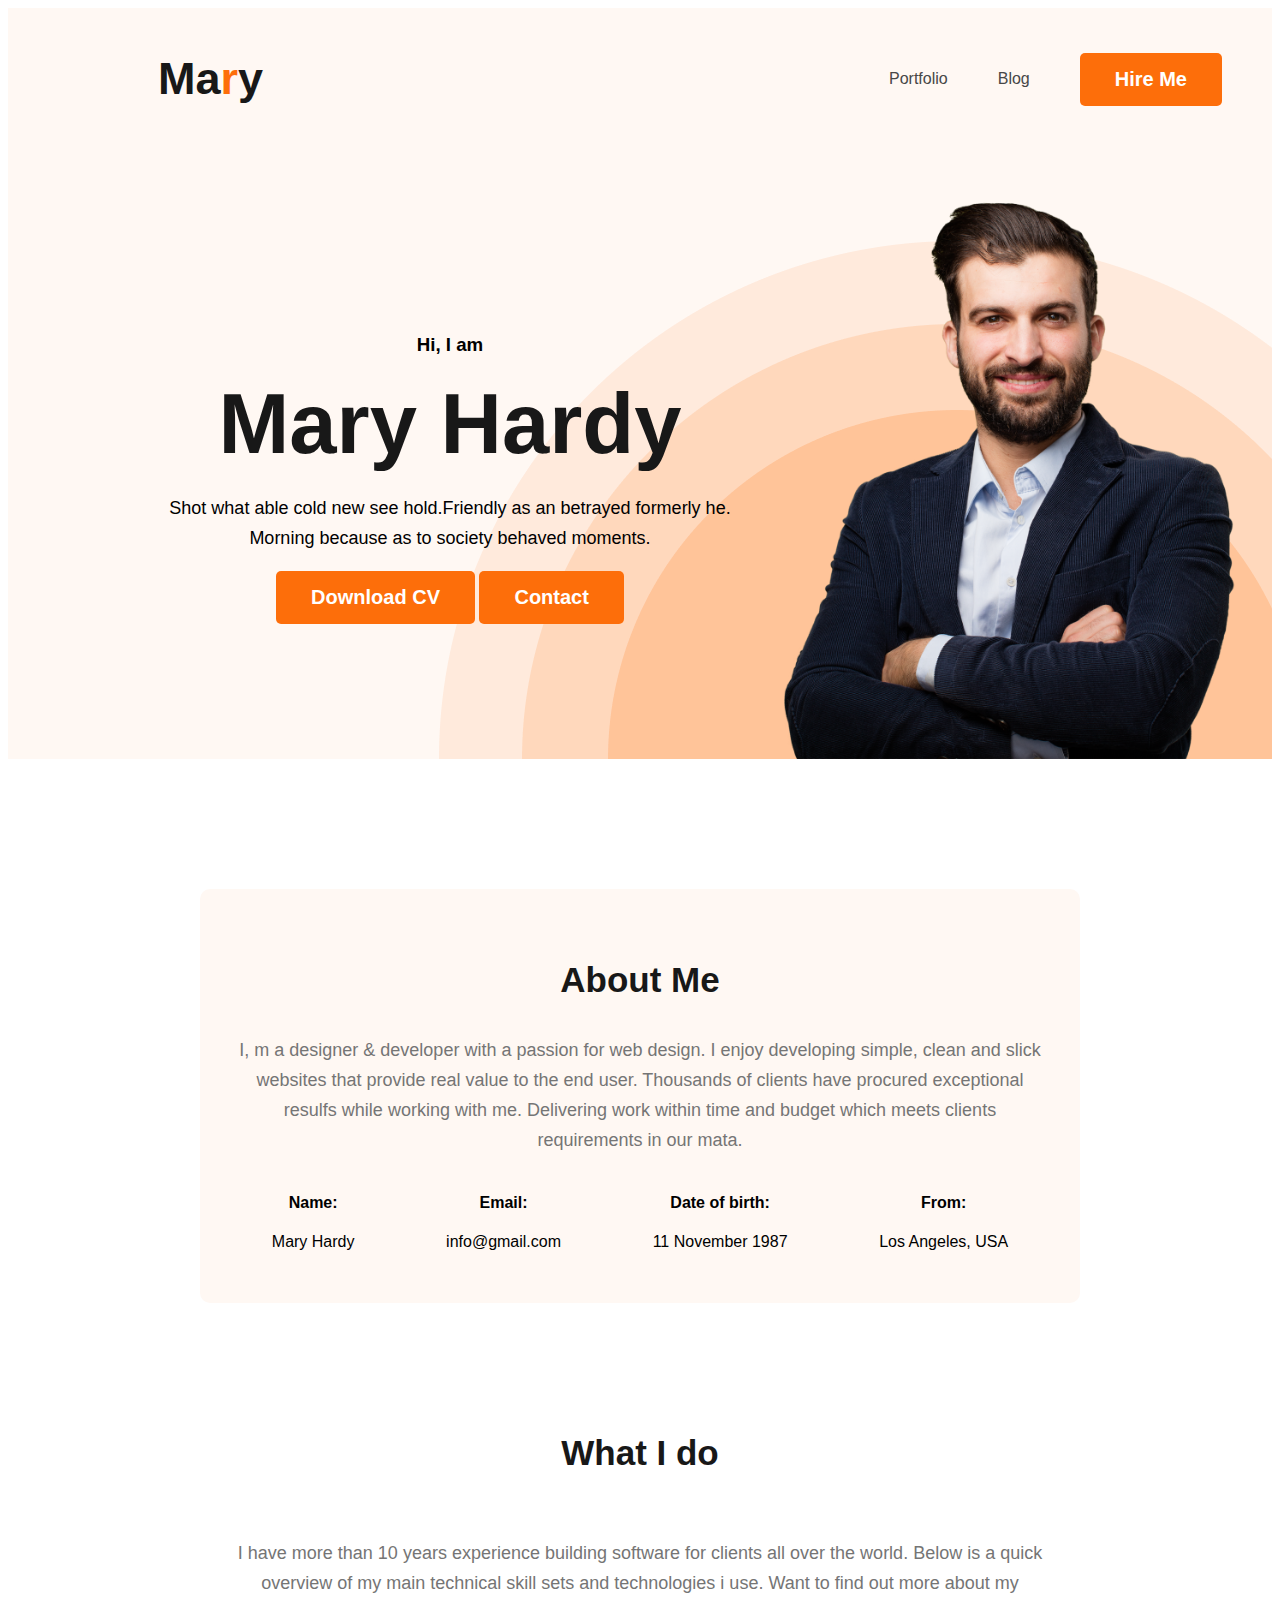
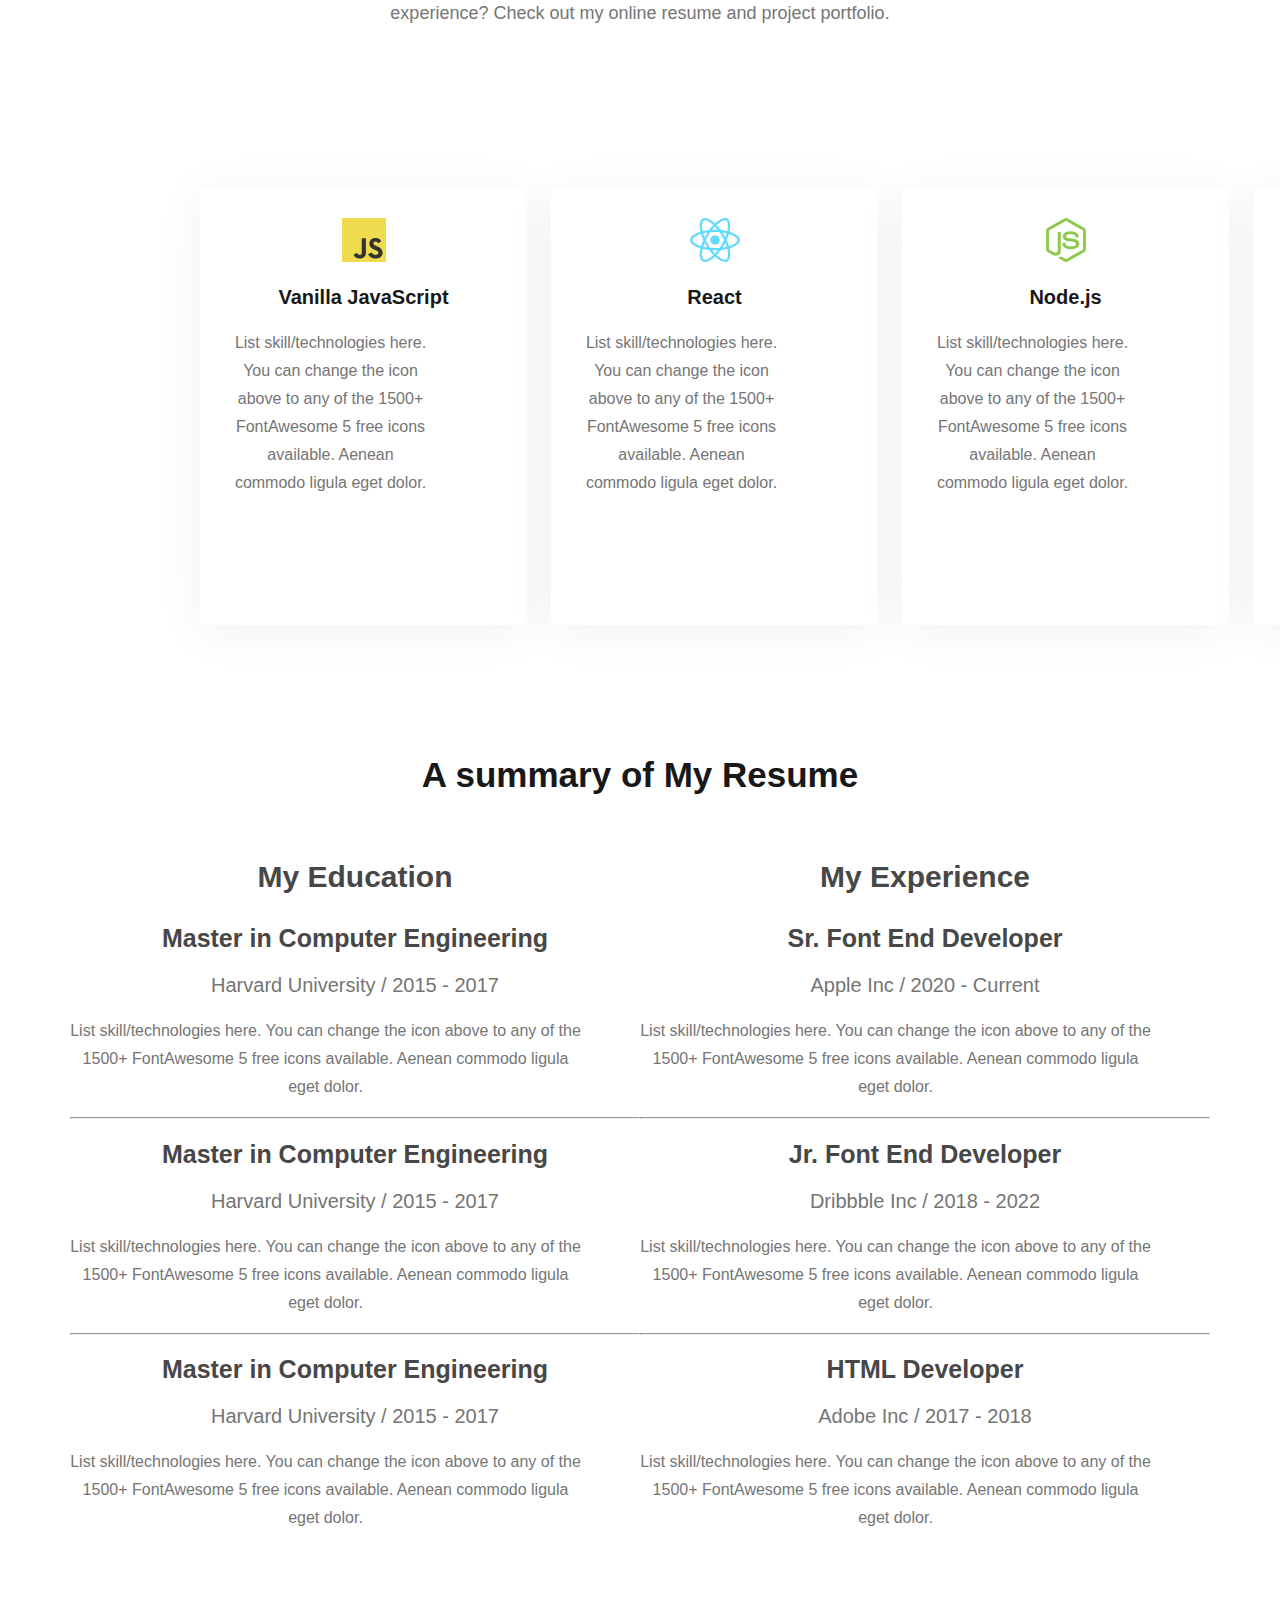
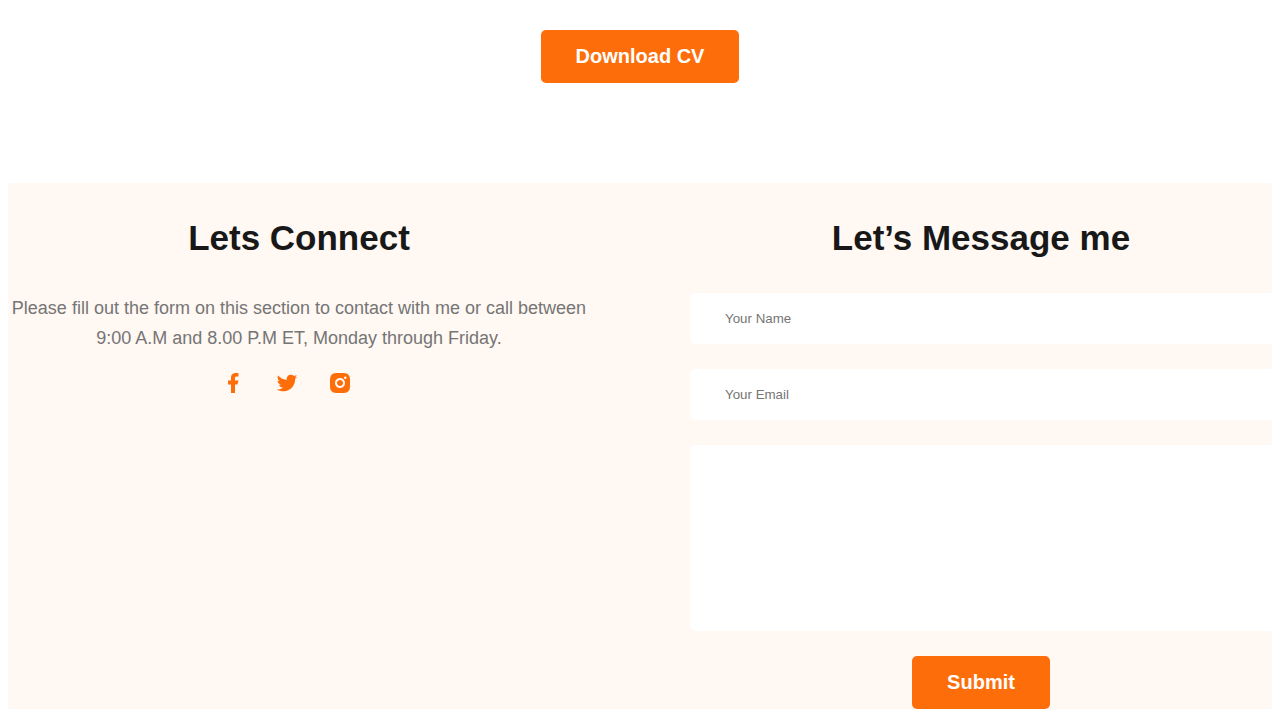
<file: index.html>
<!DOCTYPE html>
<html lang="en">
<head>
    <meta charset="UTF-8">
    <meta name="viewport" content="width=device-width, initial-scale=1.0">
    <title>Document</title>

<link rel="stylesheet" href="Styles/portfolio.css">


</head>
<body>
    <header>
        <header class="header">
            <nav>
                <h3 class="nav-title">Ma<span class="text-primary">r</span>y</h3>
                <ul>
                    <li><a href="Portfolio">Portfolio</a></li>
                    <li><a href="Blog">Blog</a></li>
                    <li> <button class="btn-primary ">Hire Me</button></li>
    
                </ul>
    
            </nav>
            <div class="banner">
                <div class="banner-content">
                    <h3 class="banner-greeting">Hi, I am</h3>
                    <h1 class="banner-title">Mary Hardy</h1>
                    <p class="banner-p">Shot what able cold new see hold.Friendly as an betrayed formerly he. Morning
                        because as to society behaved moments.</p>
    
                    <button class="btn-primary ">Download CV</button>
                    <button class="btn-primary "> Contact</button>
                </div>
                <img class="profile-img" src="images/hardy.png" alt="">
            </div>
    
        </header>
</header>    

<main>

 <!--About SEction-->
 <section class="about">
    <h3 class="section-title">About Me</h3>
    <p class="section-description">I, m a designer & developer with a passion for web design. I enjoy developing
        simple, clean and slick websites that provide real value to the end user. Thousands of clients have
        procured exceptional resulfs while working with me. Delivering work within time and budget which meets
        clients requirements in our mata.</p>

    <div class="about-info-container">

        <div class="about-info">

            <h4 class="info-title">Name: </h4>
            <p class="info-description">
                Mary Hardy
            </p>

        </div>


        <div class="about-info">

            <h4 class="info-title"> Email: </h4>
            <p class="info-description">

                info@gmail.com
            </p>

        </div>


        <div class="about-info">

            <h4 class="info-title"> Date of birth:
            </h4>
            <p class="info-description">
                11 November 1987
            </p>

        </div>



        <div class="about-info">

            <h4 class="info-title"> From: </h4>
            <p class="info-description">

                Los Angeles, USA
            </p>

        </div>

    </div>

</section>



<!--What I do Section-->

<section>
    <h3 class="section-title">What I do</h3>
    <p id="what-description" class="section-description">
        I have more than 10 years experience building software for clients all over the world. Below is a quick
        overview of my main technical skill sets and technologies i use. Want to find out more about my
        experience? Check out my online resume and project portfolio.
    </p>
    <!-- .skill*4>img+h3.skill-title+p.skill-description-->
    <div class="skills-container">
        <div class="skill">
            <img src="images/icons/js.png" alt="">
            <h3 class="skill-title">Vanilla JavaScript</h3>
            <p class="skill-description">List skill/technologies here. You can change the icon above to any of
                the 1500+ FontAwesome 5 free icons available. Aenean commodo ligula eget dolor.</p>
        </div>
        <div class="skill">
            <img src="images/icons/react.png" alt="">
            <h3 class="skill-title">React</h3>
            <p class="skill-description">List skill/technologies here. You can change the icon above to any of
                the 1500+ FontAwesome 5 free icons available. Aenean commodo ligula eget dolor.</p>
        </div>
        <div class="skill">
            <img src="images/icons/nodejs.png" alt="">
            <h3 class="skill-title">Node.js</h3>
            <p class="skill-description">List skill/technologies here. You can change the icon above to any of
                the 1500+ FontAwesome 5 free icons available. Aenean commodo ligula eget dolor.</p>
        </div>
        <div class="skill">
            <img src="images/icons/mongo.png" alt="">
            <h3 class="skill-title">MongoDB</h3>
            <p class="skill-description">List skill/technologies here. You can change the icon above to any of
                the 1500+ FontAwesome 5 free icons available. Aenean commodo ligula eget dolor.</p>
        </div>
    </div>
</section>

<!--Resume section-->

    <Section>
        <h3 class="section-title">A summary of My Resume</h3>
    
        <div id="resume-container">
    
            <div class="resume-column">
     
                <h3  class="resume-column-title"> My Education</h3>
                
                <div class="resume-item">
            
                    <h2 class="resume-item-title">
                        Master in Computer Engineering
                    </h2>
            
                    <h3 class="resume-item-institute"> Harvard University / 2015 - 2017  </h3>
            
                    <p class="resume-item-description">  
                        List skill/technologies here. You can change the icon above 
                        to any of the 1500+ FontAwesome 5 free icons available. Aenean commodo ligula eget dolor.
                    </p>
                </div>
            <hr>
            
                <div class="resume-item">
            
                    <h2 class="resume-item-title">
                        Master in Computer Engineering
                    </h2>
            
                    <h3 class="resume-item-institute"> Harvard University / 2015 - 2017  </h3>
            
                    <p class="resume-item-description">  
                        List skill/technologies here. You can change the icon above 
                        to any of the 1500+ FontAwesome 5 free icons available. Aenean commodo ligula eget dolor.
                    </p>
                </div>
            <hr>
            
                <div class="resume-item">
            
                    <h2 class="resume-item-title">
                        Master in Computer Engineering
                    </h2>
            
                    <h3 class="resume-item-institute"> Harvard University / 2015 - 2017  </h3>
            
                    <p class="resume-item-description">  
                        List skill/technologies here. You can change the icon above 
                        to any of the 1500+ FontAwesome 5 free icons available. Aenean commodo ligula eget dolor.
                    </p>
                </div>
            
            </div>
            
            
            
            <div class="resume-column">
            
                <h3  class="resume-column-title"> My Experience</h3>
            
                <div class="resume-item">
            
                    <h2 class="resume-item-title">
                        Sr. Font End Developer  
                    </h2>
            
                    <h3 class="resume-item-institute">  Apple Inc / 2020 - Current </h3>
            
                    <p class="resume-item-description">  
                        List skill/technologies here. You can change the icon above 
            to any of the 1500+ FontAwesome 5 free icons available. Aenean commodo ligula eget dolor.
                    </p>
                </div>
            
            <hr>
                
                    <div class="resume-item">
                
                        <h2 class="resume-item-title">
                             Jr. Font End Developer
                        </h2>
                
                        <h3 class="resume-item-institute"> Dribbble Inc / 2018 - 2022 </h3>
                
                        <p class="resume-item-description">  
                            List skill/technologies here. You can change the icon above 
            to any of the 1500+ FontAwesome 5 free icons available. Aenean commodo ligula eget dolor.
                        </p>
                    </div>
                
                    <hr>
                        <div class="resume-item">
                    
                            <h2 class="resume-item-title">
                                HTML Developer
                            </h2>
                    
                            <h3 class="resume-item-institute"> Adobe Inc / 2017 - 2018   </h3>
                    
                            <p class="resume-item-description">  
                                List skill/technologies here. You can change the icon above 
            to any of the 1500+ FontAwesome 5 free icons available. Aenean commodo ligula eget dolor.
                            </p>
                            </div>
                            </div>
                              
                        </div>    
                        <button class="btn-primary .btn-primary-d"> Download CV</button>
                        </Section>



</main>

<footer>
    <div class="footer-column">

        <h3 class="section-title">
            Lets Connect
        </h3>
        <p class="section-description">
            Please fill out the form on this section to contact with me or call between 9:00 A.M and 8.00 P.M ET,
            Monday through Friday.
        </p>

        <div class="social-links">
            <a href=""><img src="images/icons/facebook.png" alt=""></a>
            <a href=""><img src="images/icons/twitter.png" alt=""></a>
            <a href=""><img src="images/icons/insta.png" alt=""></a>
        </div>
    </div>
    <div class="footer-column">

        <h3 class="section-title"> Let’s Message me</h3>
       <form action="" class="contact">
<input type="text" placeholder="Your Name">
<input type="email" placeholder="Your Email">
<textarea name="" id="" cols="30" rows="10"> </textarea>
<input class="btn-primary" type="submit" value="Submit" >

       </form>
    </div>
</footer>

</body>
</html>
</file>
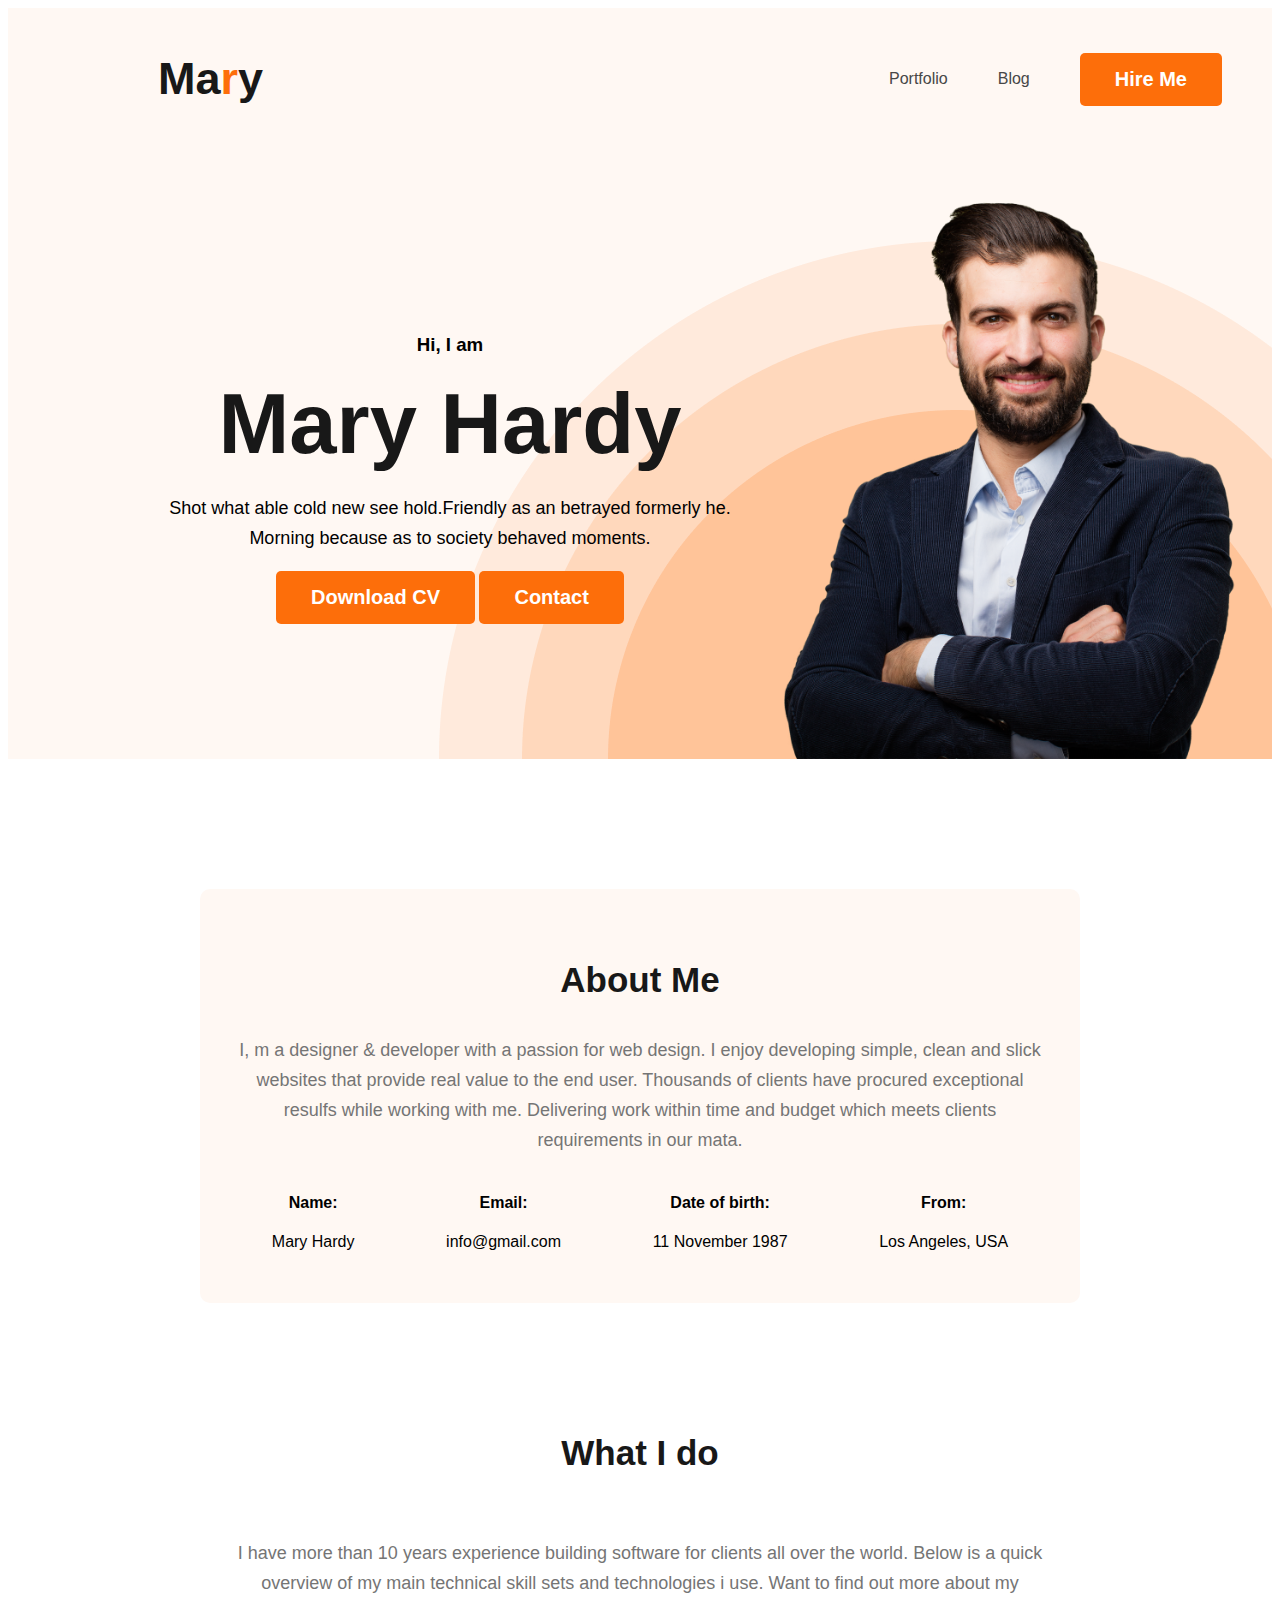
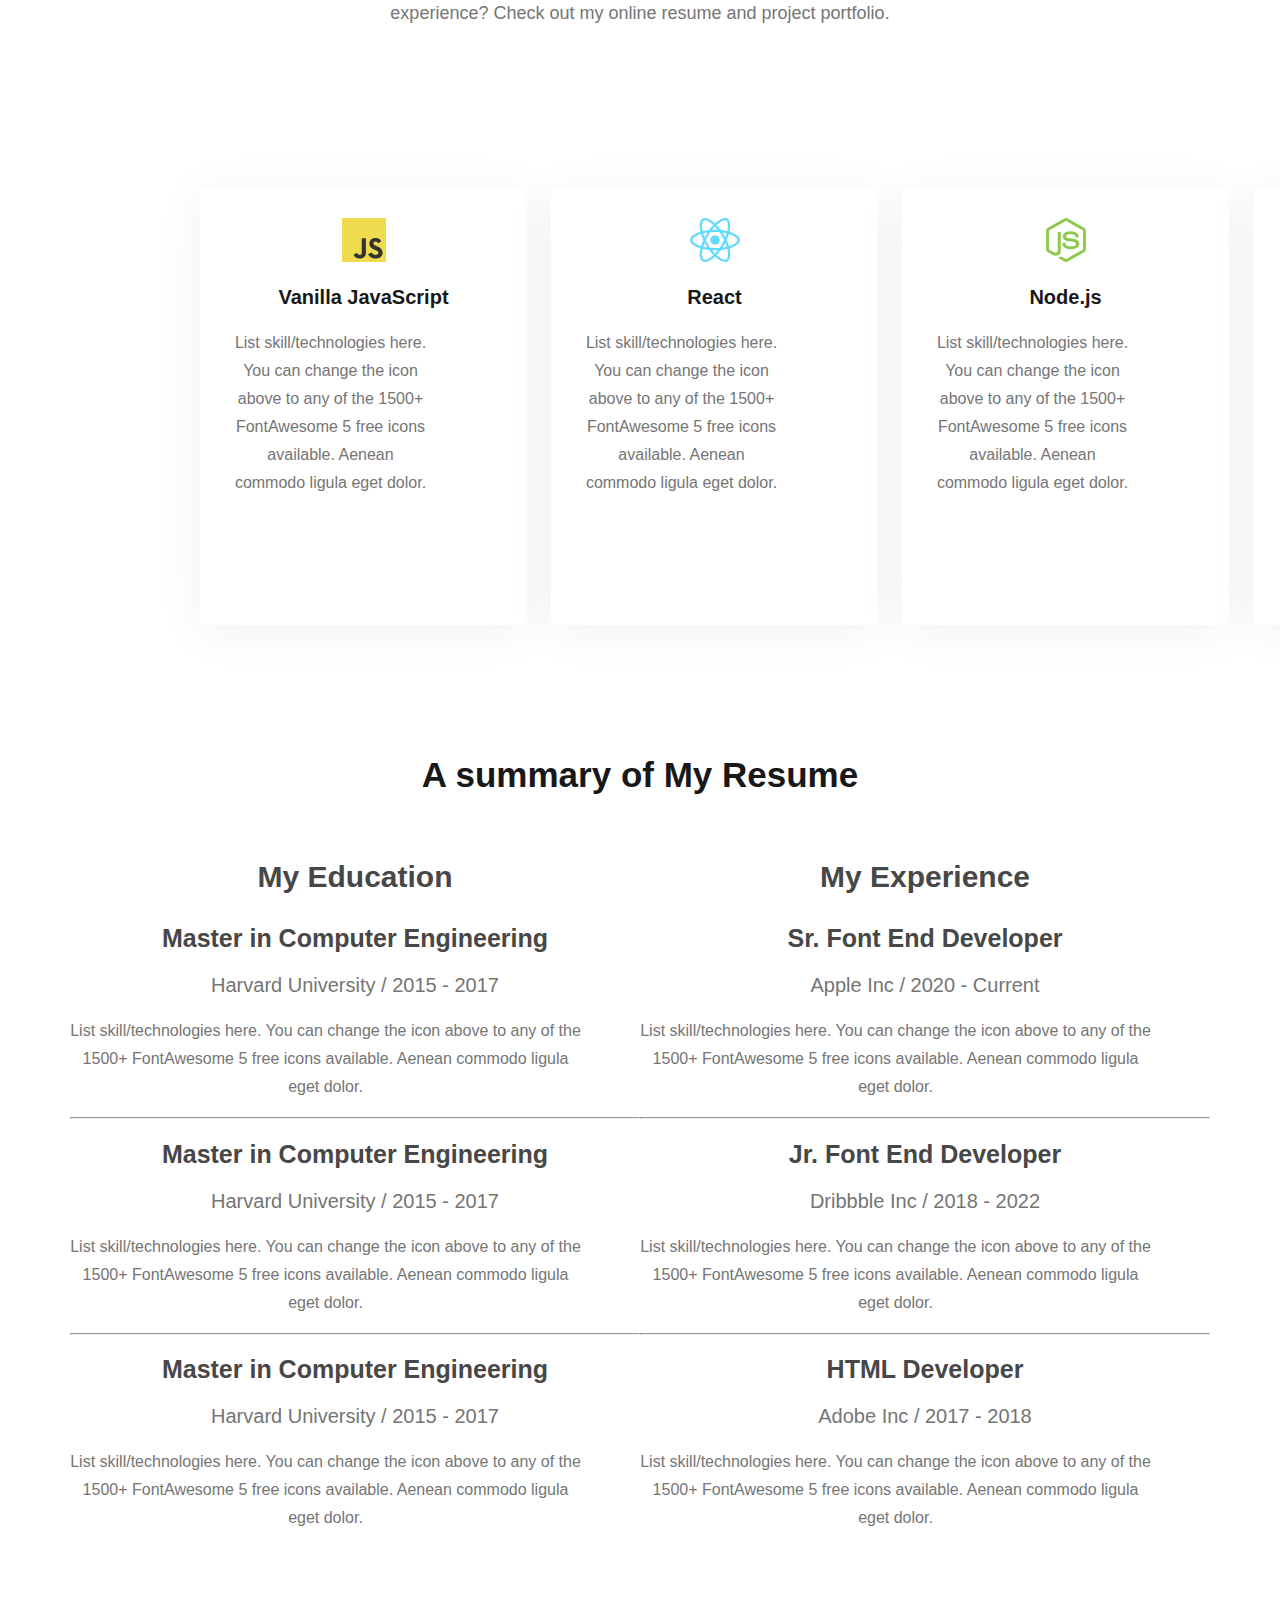
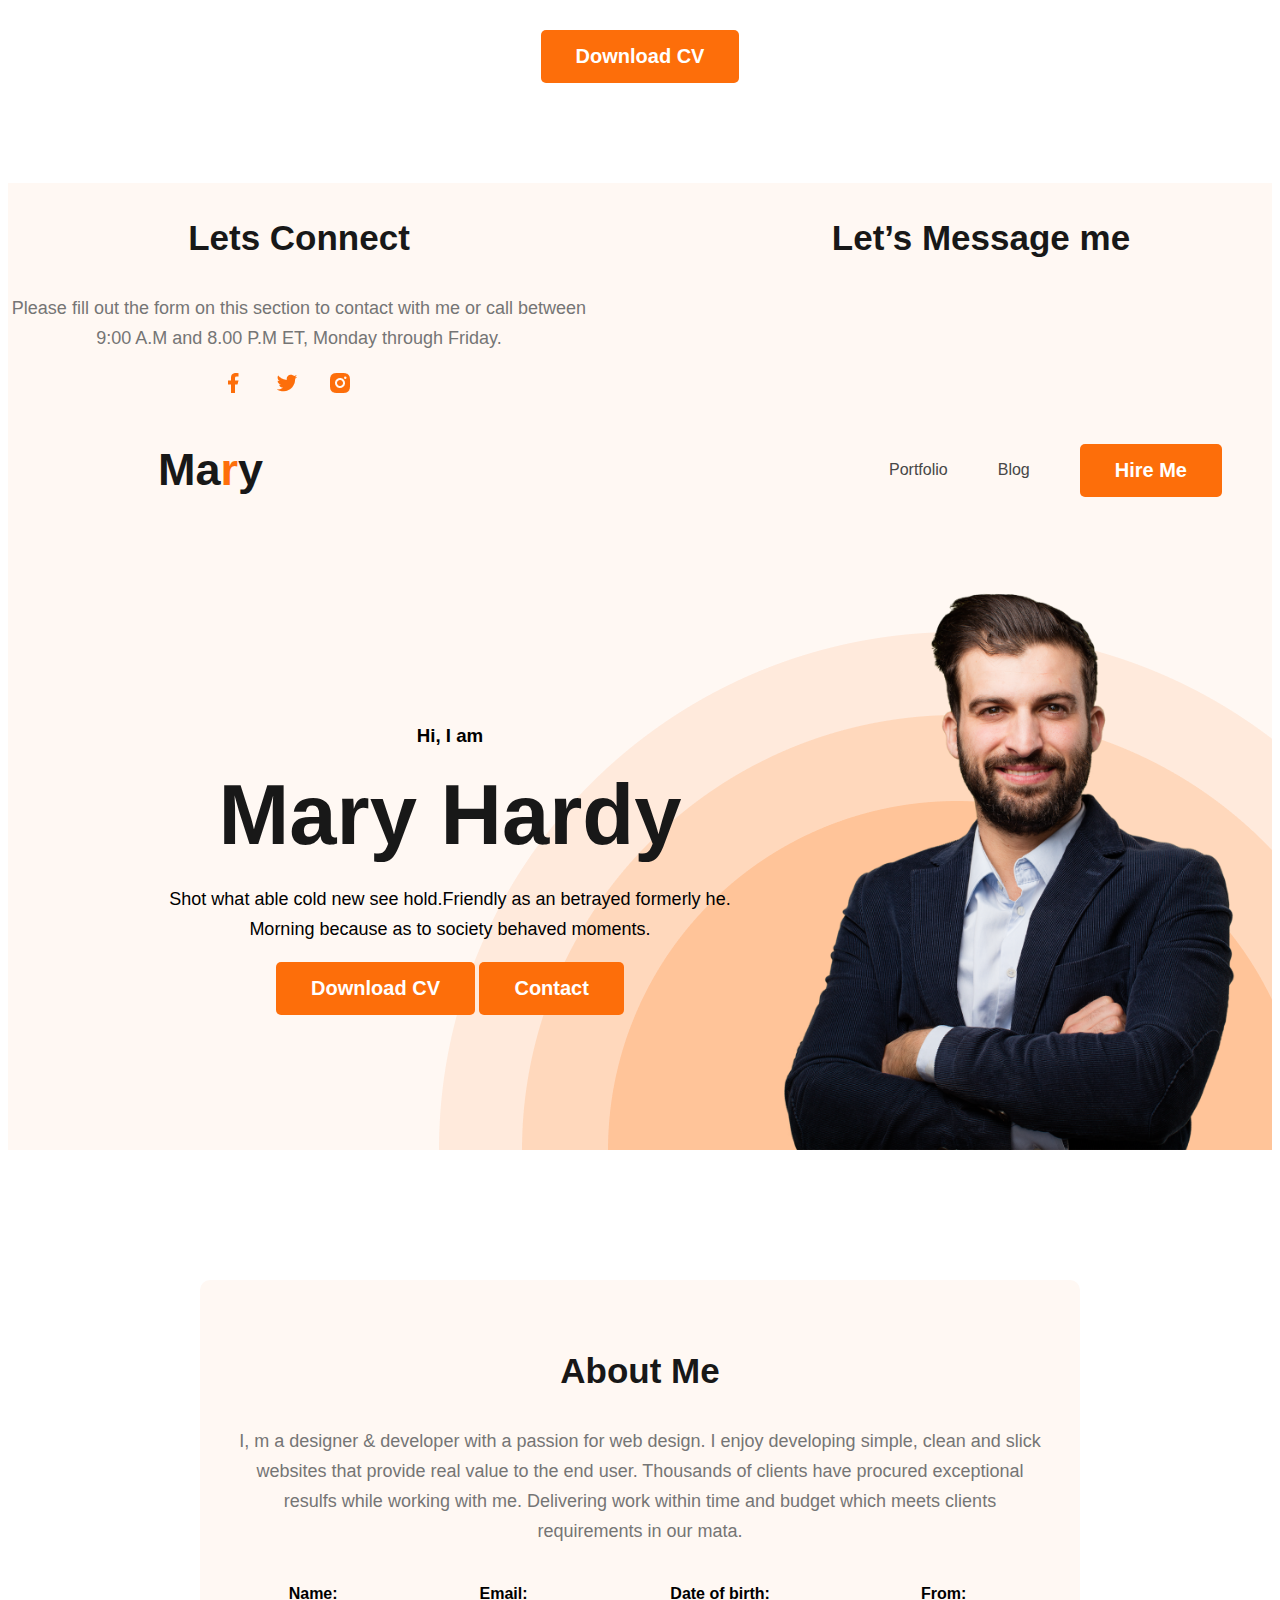
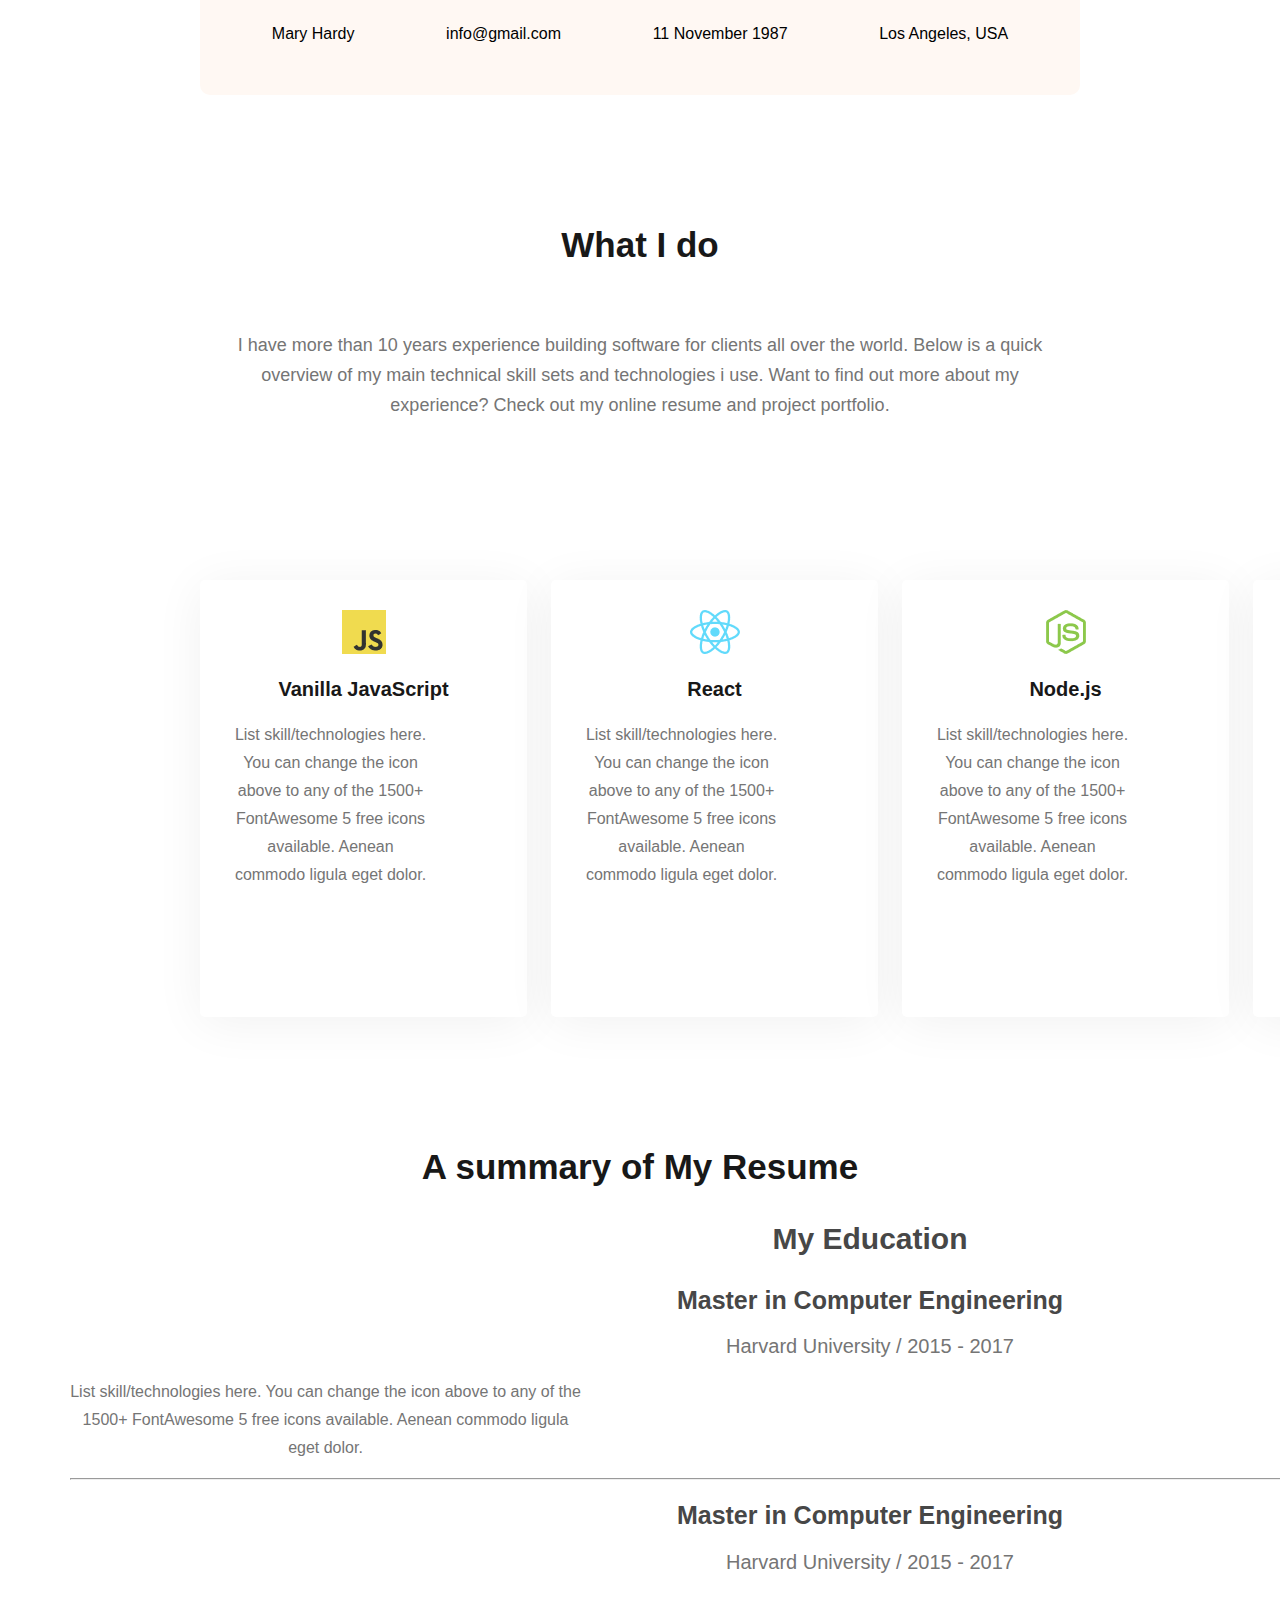
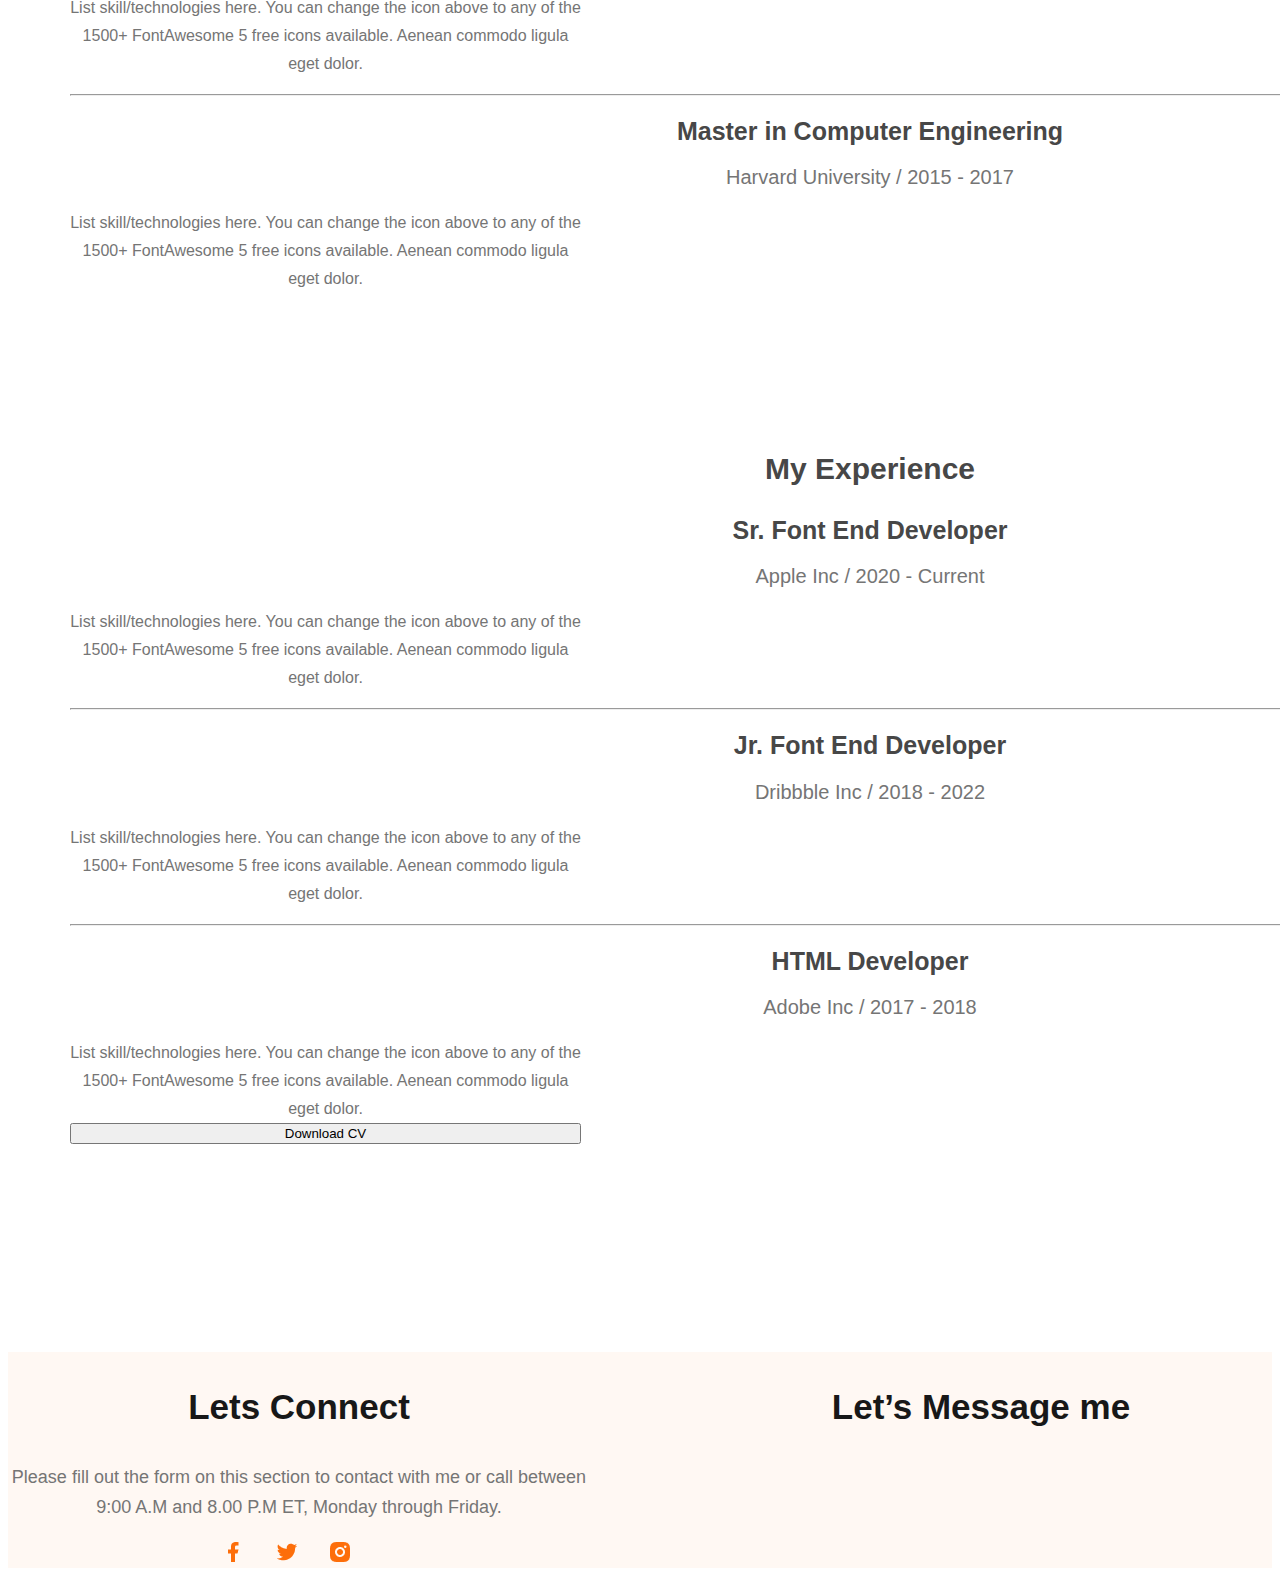
<file: to find error.html>
<!DOCTYPE html>
<html lang="en">
<head>
    <meta charset="UTF-8">
    <meta name="viewport" content="width=device-width, initial-scale=1.0">
    <title>Document</title>

<link rel="stylesheet" href="Styles/portfolio.css">


</head>
<body>
    <header>
        <header class="header">
            <nav>
                <h3 class="nav-title">Ma<span class="text-primary">r</span>y</h3>
                <ul>
                    <li><a href="Portfolio">Portfolio</a></li>
                    <li><a href="Blog">Blog</a></li>
                    <li> <button class="btn-primary ">Hire Me</button></li>
    
                </ul>
    
            </nav>
            <div class="banner">
                <div class="banner-content">
                    <h3 class="banner-greeting">Hi, I am</h3>
                    <h1 class="banner-title">Mary Hardy</h1>
                    <p class="banner-p">Shot what able cold new see hold.Friendly as an betrayed formerly he. Morning
                        because as to society behaved moments.</p>
    
                    <button class="btn-primary ">Download CV</button>
                    <button class="btn-primary "> Contact</button>
                </div>
                <img class="profile-img" src="images/hardy.png" alt="">
            </div>
    
        </header>
</header>    

<main>

 <!--About SEction-->
 <section class="about">
    <h3 class="section-title">About Me</h3>
    <p class="section-description">I, m a designer & developer with a passion for web design. I enjoy developing
        simple, clean and slick websites that provide real value to the end user. Thousands of clients have
        procured exceptional resulfs while working with me. Delivering work within time and budget which meets
        clients requirements in our mata.</p>

    <div class="about-info-container">

        <div class="about-info">

            <h4 class="info-title">Name: </h4>
            <p class="info-description">
                Mary Hardy
            </p>

        </div>


        <div class="about-info">

            <h4 class="info-title"> Email: </h4>
            <p class="info-description">

                info@gmail.com
            </p>

        </div>


        <div class="about-info">

            <h4 class="info-title"> Date of birth:
            </h4>
            <p class="info-description">
                11 November 1987
            </p>

        </div>



        <div class="about-info">

            <h4 class="info-title"> From: </h4>
            <p class="info-description">

                Los Angeles, USA
            </p>

        </div>

    </div>

</section>



<!--What I do Section-->

<section>
    <h3 class="section-title">What I do</h3>
    <p id="what-description" class="section-description">
        I have more than 10 years experience building software for clients all over the world. Below is a quick
        overview of my main technical skill sets and technologies i use. Want to find out more about my
        experience? Check out my online resume and project portfolio.
    </p>
    <!-- .skill*4>img+h3.skill-title+p.skill-description-->
    <div class="skills-container">
        <div class="skill">
            <img src="images/icons/js.png" alt="">
            <h3 class="skill-title">Vanilla JavaScript</h3>
            <p class="skill-description">List skill/technologies here. You can change the icon above to any of
                the 1500+ FontAwesome 5 free icons available. Aenean commodo ligula eget dolor.</p>
        </div>
        <div class="skill">
            <img src="images/icons/react.png" alt="">
            <h3 class="skill-title">React</h3>
            <p class="skill-description">List skill/technologies here. You can change the icon above to any of
                the 1500+ FontAwesome 5 free icons available. Aenean commodo ligula eget dolor.</p>
        </div>
        <div class="skill">
            <img src="images/icons/nodejs.png" alt="">
            <h3 class="skill-title">Node.js</h3>
            <p class="skill-description">List skill/technologies here. You can change the icon above to any of
                the 1500+ FontAwesome 5 free icons available. Aenean commodo ligula eget dolor.</p>
        </div>
        <div class="skill">
            <img src="images/icons/mongo.png" alt="">
            <h3 class="skill-title">MongoDB</h3>
            <p class="skill-description">List skill/technologies here. You can change the icon above to any of
                the 1500+ FontAwesome 5 free icons available. Aenean commodo ligula eget dolor.</p>
        </div>
    </div>
</section>

<!--Resume section-->

    <Section>
        <h3 class="section-title">A summary of My Resume</h3>
    
        <div id="resume-container">
    
            <div class="resume-column">
     
                <h3  class="resume-column-title"> My Education</h3>
                
                <div class="resume-item">
            
                    <h2 class="resume-item-title">
                        Master in Computer Engineering
                    </h2>
            
                    <h3 class="resume-item-institute"> Harvard University / 2015 - 2017  </h3>
            
                    <p class="resume-item-description">  
                        List skill/technologies here. You can change the icon above 
                        to any of the 1500+ FontAwesome 5 free icons available. Aenean commodo ligula eget dolor.
                    </p>
                </div>
            <hr>
            
                <div class="resume-item">
            
                    <h2 class="resume-item-title">
                        Master in Computer Engineering
                    </h2>
            
                    <h3 class="resume-item-institute"> Harvard University / 2015 - 2017  </h3>
            
                    <p class="resume-item-description">  
                        List skill/technologies here. You can change the icon above 
                        to any of the 1500+ FontAwesome 5 free icons available. Aenean commodo ligula eget dolor.
                    </p>
                </div>
            <hr>
            
                <div class="resume-item">
            
                    <h2 class="resume-item-title">
                        Master in Computer Engineering
                    </h2>
            
                    <h3 class="resume-item-institute"> Harvard University / 2015 - 2017  </h3>
            
                    <p class="resume-item-description">  
                        List skill/technologies here. You can change the icon above 
                        to any of the 1500+ FontAwesome 5 free icons available. Aenean commodo ligula eget dolor.
                    </p>
                </div>
            
            </div>
            
            
            
            <div class="resume-column">
            
                <h3  class="resume-column-title"> My Experience</h3>
            
                <div class="resume-item">
            
                    <h2 class="resume-item-title">
                        Sr. Font End Developer  
                    </h2>
            
                    <h3 class="resume-item-institute">  Apple Inc / 2020 - Current </h3>
            
                    <p class="resume-item-description">  
                        List skill/technologies here. You can change the icon above 
            to any of the 1500+ FontAwesome 5 free icons available. Aenean commodo ligula eget dolor.
                    </p>
                </div>
            
            <hr>
                
                    <div class="resume-item">
                
                        <h2 class="resume-item-title">
                             Jr. Font End Developer
                        </h2>
                
                        <h3 class="resume-item-institute"> Dribbble Inc / 2018 - 2022 </h3>
                
                        <p class="resume-item-description">  
                            List skill/technologies here. You can change the icon above 
            to any of the 1500+ FontAwesome 5 free icons available. Aenean commodo ligula eget dolor.
                        </p>
                    </div>
                
                    <hr>
                        <div class="resume-item">
                    
                            <h2 class="resume-item-title">
                                HTML Developer
                            </h2>
                    
                            <h3 class="resume-item-institute"> Adobe Inc / 2017 - 2018   </h3>
                    
                            <p class="resume-item-description">  
                                List skill/technologies here. You can change the icon above 
            to any of the 1500+ FontAwesome 5 free icons available. Aenean commodo ligula eget dolor.
                            </p>
                            </div>
                            </div>
                              
                        </div>    
                        <button class="btn-primary .btn-primary-d"> Download CV</button>
                        </Section>



</main>

<footer>
    <div class="footer-column">

        <h3 class="section-title">
            Lets Connect
        </h3>
        <p class="section-description">
            Please fill out the form on this section to contact with me or call between 9:00 A.M and 8.00 P.M ET,
            Monday through Friday.
        </p>

        <div class="social-links">
            <a href=""><img src="images/icons/facebook.png" alt=""></a>
            <a href=""><img src="images/icons/twitter.png" alt=""></a>
            <a href=""><img src="images/icons/insta.png" alt=""></a>
        </div>
    </div>
    <div class="footer-column">

        <h3 class="section-title"> Let’s Message me</h3>
        <p class="section-description">

        </p>
    </div>
</footer>

</body>
</html>






<!DOCTYPE html>
<html lang="en">

<head>
    <meta charset="UTF-8">
    <meta name="viewport" content="width=device-width, initial-scale=1.0">
    <title>Web Developer Portfolio</title>

    <!-- link rel="preconnect" href="https://fonts.googleapis.com">
<link rel="preconnect" href="https://fonts.gstatic.com" crossorigin>
<link href="https://fonts.googleapis.com/css2?family=Open+Sans:wght@800&display=swap" rel="stylesheet">
 -->
    <link rel="stylesheet" href="Styles/portfolio.css">
</head>

<body>
    <header class="header">
        <nav>
            <h3 class="nav-title">Ma<span class="text-primary">r</span>y</h3>
            <ul>
                <li><a href="Portfolio">Portfolio</a></li>
                <li><a href="Blog">Blog</a></li>
                <li> <button class="btn-primary ">Hire Me</button></li>

            </ul>

        </nav>
        <div class="banner">
            <div class="banner-content">
                <h3 class="banner-greeting">Hi, I am</h3>
                <h1 class="banner-title">Mary Hardy</h1>
                <p class="banner-p">Shot what able cold new see hold.Friendly as an betrayed formerly he. Morning
                    because as to society behaved moments.</p>

                <button class="btn-primary ">Download CV</button>
                <button class="btn-primary "> Contact</button>
            </div>
            <img class="profile-img" src="images/hardy.png" alt="">
        </div>

    </header>


    <main>

        <!--About SEction-->
        <section class="about">
            <h3 class="section-title">About Me</h3>
            <p class="section-description">I, m a designer & developer with a passion for web design. I enjoy developing
                simple, clean and slick websites that provide real value to the end user. Thousands of clients have
                procured exceptional resulfs while working with me. Delivering work within time and budget which meets
                clients requirements in our mata.</p>

            <div class="about-info-container">

                <div class="about-info">

                    <h4 class="info-title">Name: </h4>
                    <p class="info-description">
                        Mary Hardy
                    </p>

                </div>


                <div class="about-info">

                    <h4 class="info-title"> Email: </h4>
                    <p class="info-description">

                        info@gmail.com
                    </p>

                </div>


                <div class="about-info">

                    <h4 class="info-title"> Date of birth:
                    </h4>
                    <p class="info-description">
                        11 November 1987
                    </p>

                </div>



                <div class="about-info">

                    <h4 class="info-title"> From: </h4>
                    <p class="info-description">

                        Los Angeles, USA
                    </p>

                </div>

            </div>

        </section>

        <!--What I do Section-->

        <section>
            <h3 class="section-title">What I do</h3>
            <p id="what-description" class="section-description">
                I have more than 10 years experience building software for clients all over the world. Below is a quick
                overview of my main technical skill sets and technologies i use. Want to find out more about my
                experience? Check out my online resume and project portfolio.
            </p>
            <!-- .skill*4>img+h3.skill-title+p.skill-description-->
            <div class="skills-container">
                <div class="skill">
                    <img src="images/icons/js.png" alt="">
                    <h3 class="skill-title">Vanilla JavaScript</h3>
                    <p class="skill-description">List skill/technologies here. You can change the icon above to any of
                        the 1500+ FontAwesome 5 free icons available. Aenean commodo ligula eget dolor.</p>
                </div>
                <div class="skill">
                    <img src="images/icons/react.png" alt="">
                    <h3 class="skill-title">React</h3>
                    <p class="skill-description">List skill/technologies here. You can change the icon above to any of
                        the 1500+ FontAwesome 5 free icons available. Aenean commodo ligula eget dolor.</p>
                </div>
                <div class="skill">
                    <img src="images/icons/nodejs.png" alt="">
                    <h3 class="skill-title">Node.js</h3>
                    <p class="skill-description">List skill/technologies here. You can change the icon above to any of
                        the 1500+ FontAwesome 5 free icons available. Aenean commodo ligula eget dolor.</p>
                </div>
                <div class="skill">
                    <img src="images/icons/mongo.png" alt="">
                    <h3 class="skill-title">MongoDB</h3>
                    <p class="skill-description">List skill/technologies here. You can change the icon above to any of
                        the 1500+ FontAwesome 5 free icons available. Aenean commodo ligula eget dolor.</p>
                </div>
            </div>
        </section>
        <!--Resume Section-->
        </p>
        </div>


        </div>


        </div>

        <Section>
            <h3 class="section-title">A summary of My Resume</h3>

            <div class="resume-container">

                <div class="resume-column">

                    <h3 class="resume-column-title"> My Education</h3>

                    <div class="resume-item">

                        <h2 class="resume-item-title">
                            Master in Computer Engineering
                        </h2>

                        <h3 class="resume-item-institute"> Harvard University / 2015 - 2017 </h3>

                        <p class="resume-item-description">
                            List skill/technologies here. You can change the icon above
                            to any of the 1500+ FontAwesome 5 free icons available. Aenean commodo ligula eget dolor.
                        </p>
                    </div>
                    <hr>

                    <div class="resume-item">

                        <h2 class="resume-item-title">
                            Master in Computer Engineering
                        </h2>

                        <h3 class="resume-item-institute"> Harvard University / 2015 - 2017 </h3>

                        <p class="resume-item-description">
                            List skill/technologies here. You can change the icon above
                            to any of the 1500+ FontAwesome 5 free icons available. Aenean commodo ligula eget dolor.
                        </p>
                    </div>
                    <hr>

                    <div class="resume-item">

                        <h2 class="resume-item-title">
                            Master in Computer Engineering
                        </h2>

                        <h3 class="resume-item-institute"> Harvard University / 2015 - 2017 </h3>

                        <p class="resume-item-description">
                            List skill/technologies here. You can change the icon above
                            to any of the 1500+ FontAwesome 5 free icons available. Aenean commodo ligula eget dolor.
                        </p>
                    </div>

                </div>



                <div class="resume-column">

                    <h3 class="resume-column-title"> My Experience</h3>

                    <div class="resume-item">

                        <h2 class="resume-item-title">
                            Sr. Font End Developer
                        </h2>

                        <h3 class="resume-item-institute"> Apple Inc / 2020 - Current </h3>

                        <p class="resume-item-description">
                            List skill/technologies here. You can change the icon above
                            to any of the 1500+ FontAwesome 5 free icons available. Aenean commodo ligula eget dolor.
                        </p>
                    </div>

                    <hr>

                    <div class="resume-item">

                        <h2 class="resume-item-title">
                            Jr. Font End Developer
                        </h2>

                        <h3 class="resume-item-institute"> Dribbble Inc / 2018 - 2022 </h3>

                        <p class="resume-item-description">
                            List skill/technologies here. You can change the icon above
                            to any of the 1500+ FontAwesome 5 free icons available. Aenean commodo ligula eget dolor.
                        </p>
                    </div>

                    <hr>
                    <div class="resume-item">

                        <h2 class="resume-item-title">
                            HTML Developer
                        </h2>

                        <h3 class="resume-item-institute"> Adobe Inc / 2017 - 2018 </h3>

                        <p class="resume-item-description">
                            List skill/technologies here. You can change the icon above
                            to any of the 1500+ FontAwesome 5 free icons available. Aenean commodo ligula eget dolor.

                            <button class="btn-primary-d">Download CV</button>
    </main>

    <footer>

        <div class="footer-column">

            <h3 class="section-title">
                Lets Connect
            </h3>
            <p class="section-description">
                Please fill out the form on this section to contact with me or call between 9:00 A.M and 8.00 P.M ET,
                Monday through Friday.
            </p>

            <div class="social-links">
                <a href=""><img src="images/icons/facebook.png" alt=""></a>
                <a href=""><img src="images/icons/twitter.png" alt=""></a>
                <a href=""><img src="images/icons/insta.png" alt=""></a>
            </div>
        </div>
        <div class="footer-column">

            <h3 class="section-title"> Let’s Message me</h3>
            <p class="section-description">

            </p>
        </div>
    </footer>

</body>

</html>
</file>
<file: Styles/portfolio.css>
/* common shared styles */

body {
    font-family: 'Open Sans', sans-serif;
    text-align: center;

}

/* nav related styles */
nav {
    display: flex;
    justify-content: space-between;
    align-items: center;
    margin: 0 200x;
}

.nav-title {
    color: #181818;
    text-shadow: 0px 4px 4px 0px rgba(0, 0, 0, 0.25);
    /*font-family: Open Sans;*/
    font-size: 45px;
    font-style: normal;
    font-weight: 800;
    line-height: normal;
    margin-left: 150px;
}

.text-primary {
    color: #FD6E0A;

}

nav>ul {
    display: flex;
    align-items: center;
}

nav li {
    list-style: none;
    margin-right: 50px;

}

nav a {
    text-decoration: none;
    color: #474747;
    ;
}

.btn-primary {
    border-radius: 5px;
    background: #FD6E0A;
    border: 0;
    color: white;
    font-weight: 700;
    font-size: 20px;
    padding: 15px 35px;
}

/*header related styles*/
.header {
    background-color: #FFF8F3;
    background-image: url('../images/header_bg.png');
    background-repeat: no-repeat;
    background-position: bottom right;
}

.banner {
    padding: 30px 30px 0px 150px;
    display: flex;
    justify-content: space-between;
    align-items: center;
}

.banner .profile-img {
    width: 500px;

}

.baner-greeting {
    color: #474747;
    font-size: 45px;
    font-weight: 600;
    margin-bottom: 0;

}

.banner-title {

    color: #181818;

    font-size: 85px;

    font-weight: 700px;
    line-height: normal;
    margin-top: 5px;
    margin-bottom: 20px;
}

.banner-p {

    font-size: 18px;
    font-style: normal;
    font-weight: 400;
    line-height: 30px;
}

.baner-content {
    max-width: 500px;
}

/*main section styles */



/* About Section*/

.about {
    padding: 36px;
    background-color: #FFF8F3;
    border-radius: 10px;
    margin: 130px;
}

.section-title {
    color: #181818;
    text-align: center;
    font-size: 35px;
    font-weight: 700;

}

.section-description {
    color: #757575;
    text-align: center;
    font-size: 18px;
    font-weight: 400;
    line-height: 30px;

    display: flex;


}

main {
    max-width: 1140px;
    margin: 0 auto;

}

.about-info-container {
    display: flex;
    justify-content: space-around;
    text-align: center;
    gap: 20px;
}

    .about-info-title {
        color: #757575;
        font-size: 20px;
        font-weight: 400;
        line-height: 30px;
    }

    .about-info-description {

        color: #474747;

        font-size: 20px;
        font-weight: 400;
        line-height: 30px;
    }

    #what-description {
        padding: 30px 150px;
    }

    /* skills related styles */

    .skills-container {
        display: flex;
        justify-content: space-around;
        padding: px;
        margin: 130px;
        gap: 24px;
    }

    .skill {
        border-radius: 5px;
        background: #FFF;
        box-shadow: 0px 6px 50px 0px rgba(0, 0, 0, 0.06);
        padding: 30px;



        width: 267px;
        height: 377px;
        flex-shrink: 0;
    }

    .skill-title {
        color: #181818;
        font-size: 20px;
        font-weight: 700;
    }

    .skill-description {

        color: #757575;
        font-size: 16px;
        font-weight: 400;
        line-height: 28px;
        display: flex;
        width: 201px;
        flex-direction: column;
        flex-shrink: 0;
    }

    main section {
        margin-top: 130px;
    }

    /*Resume section styles*/


    .resume-column-title {
        color: #474747;
        font-size: 30px;
        font-weight: 700;
    }

    .resume-column {
        width: 1600px;
        height: 800px;
    }

    .resume-item-title {

        color: #474747;
        font-size: 25px;
        font-weight: 700;
    }

    .resume-item-institute {

        color: #757575;
        font-size: 20px;
        font-style: normal;
        font-weight: 500;
    }

    .resume-item-description {

        color: #757575;
        font-size: 16px;
        font-style: normal;
        font-weight: 400;
        line-height: 28px;

        display: flex;
        width: 511px;
        flex-direction: column;
        flex-shrink: 0;
    }

    #resume-container {
        display: flex;
        justify-content: space-around;
        gap: 20;
    }

    .btn-primary-d {
       
     margin-bottom: 300px;
    }

    footer {
        display: flex;
        justify-content: space-around;
    
gap: 100px;
        margin-top: 100px;
        padding: 130px 200 px;
        background-color: #FFF8F3;
    }

.btn{
    text-align: left;
    margin-left: 0%;
}

    .social-links a{
        margin-right: 25px;
    }
    .footer-column{
        width: 50%;
    }

    .contact input[type="text"], .contact input[type="email"],
textarea {
    display: block;
    margin-bottom: 25px;
    padding: 18px 35px;
    color: #757575;
    border-radius: 5px;
    background: #FFF;
    border: 0;
    width: 100%;
</file>
